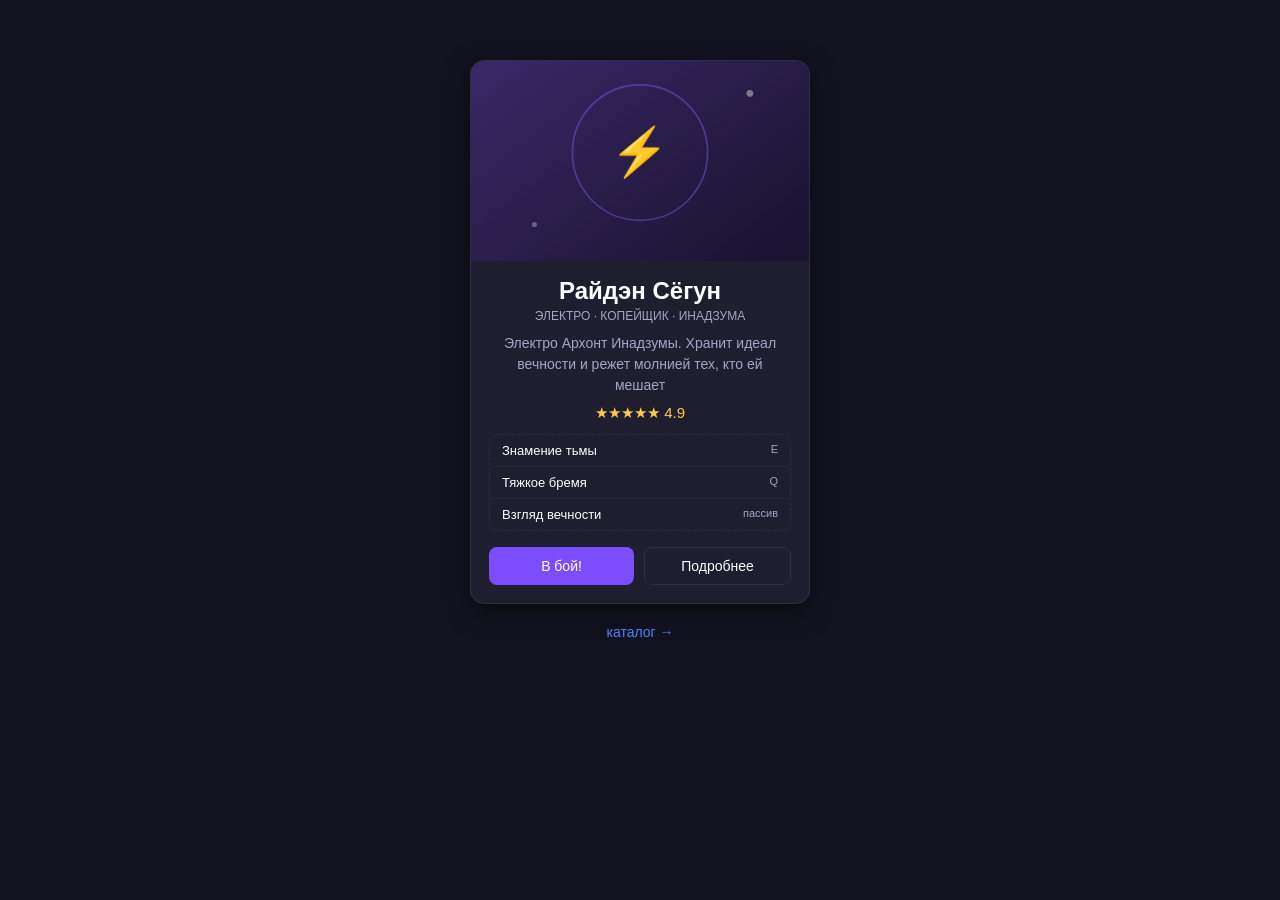
<file: index.html>
<!DOCTYPE html>
<html lang="ru">
<head>
  <meta charset="UTF-8">
  <meta name="viewport" content="width=device-width, initial-scale=1.0">
  <title>Карточка персонажа</title>
  <link rel="stylesheet" href="main.css">
</head>
<body>

  <article class="card">
    <img src="img/raiden.svg" alt="Raiden">
    <h1>Райдэн Сёгун</h1>
    <p class="role">электро · копейщик · инадзума</p>
    <p class="desc">Электро Архонт Инадзумы. Хранит идеал вечности и режет молнией тех, кто ей мешает</p>
    <p class="rating">★★★★★ 4.9</p>
    <ul class="skills">
      <li>Знамение тьмы <span>E</span></li>
      <li>Тяжкое бремя <span>Q</span></li>
      <li>Взгляд вечности <span>пассив</span></li>
    </ul>
    <div class="btns">
      <button>В бой!</button>
      <button class="btn2">Подробнее</button>
    </div>
  </article>

  <p class="back"><a href="catalog.html">каталог →</a></p>

</body>
</html>
</file>
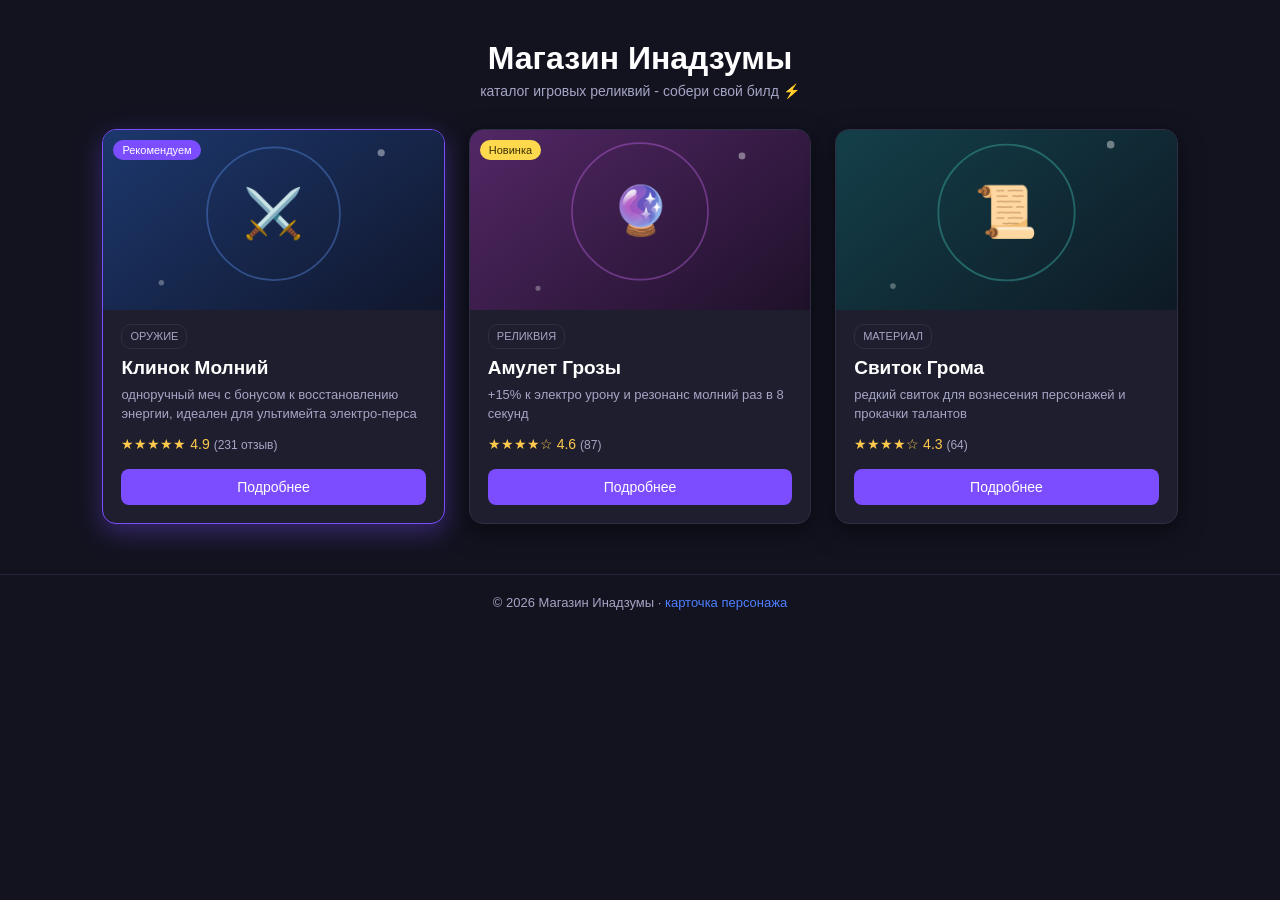
<file: catalog.html>
<!DOCTYPE html>
<html lang="ru">
<head>
  <meta charset="UTF-8">
  <meta name="viewport" content="width=device-width, initial-scale=1.0">
  <title>Каталог</title>
  <link rel="stylesheet" href="main.css">
</head>
<body>

  <header class="header">
    <h1>Магазин Инадзумы</h1>
    <p>каталог игровых реликвий - собери свой билд ⚡</p>
  </header>

  <main class="cards">

    <!-- рекомендованная карточка -->
    <article class="gcard featured">
      <span class="bage recom">Рекомендуем</span>
      <img src="img/blade.svg" alt="клинок">
      <p class="cat">оружие</p>
      <h2>Клинок Молний</h2>
      <p>одноручный меч с бонусом к восстановлению энергии, идеален для ультимейта электро-персa</p>
      <p class="rating">★★★★★ 4.9 <span>(231 отзыв)</span></p>
      <button>Подробнее</button>
    </article>

    <article class="gcard">
      <span class="bage">Новинка</span>
      <img src="img/amulet.svg" alt="амулет">
      <p class="cat">реликвия</p>
      <h2>Амулет Грозы</h2>
      <p>+15% к электро урону и резонанс молний раз в 8 секунд</p>
      <p class="rating">★★★★☆ 4.6 <span>(87)</span></p>
      <button>Подробнее</button>
    </article>

    <article class="gcard">
      <img src="img/scroll.svg" alt="свиток">
      <p class="cat">материал</p>
      <h2>Свиток Грома</h2>
      <p>редкий свиток для вознесения персонажей и прокачки талантов</p>
      <p class="rating">★★★★☆ 4.3 <span>(64)</span></p>
      <button>Подробнее</button>
    </article>

  </main>

  <footer class="footer">
    <p>© 2026 Магазин Инадзумы · <a href="index.html">карточка персонажа</a></p>
  </footer>

</body>
</html>
</file>
<file: main.css>
@charset "UTF-8";
* {
  margin: 0;
  padding: 0;
  box-sizing: border-box;
}

body {
  background-color: #131320;
  color: #ffffff;
  font-family: Arial, sans-serif;
}

img {
  display: block;
  width: 100%;
}

a {
  color: #4d7fff;
  text-decoration: none;
}

/* =============== уровень 1: карточка персонажа =============== */
.card {
  max-width: 340px;
  margin: 60px auto 20px;
  background-color: #1e1e2e;
  border: 1px solid #2e2e45;
  border-radius: 14px;
  box-shadow: 0 8px 24px rgba(0, 0, 0, 0.5);
  overflow: hidden;
  text-align: center;
  transition: transform 0.3s;
}
.card:hover {
  transform: translateY(-5px);
}
.card img {
  height: 200px;
  object-fit: cover;
}
.card h1 {
  margin-top: 16px;
  font-size: 24px;
}
.card .role {
  margin-top: 4px;
  color: #a5a5c5;
  font-size: 12px;
  text-transform: uppercase;
}
.card .desc {
  padding: 10px 20px 0;
  color: #a5a5c5;
  font-size: 14px;
  line-height: 1.5;
}
.card .rating {
  margin-top: 8px;
  color: #ffc94d;
  font-size: 15px;
}
.card .skills {
  list-style: none;
  margin: 12px 18px 0;
  border: 1px dashed #2e2e45;
  border-radius: 8px;
}
.card .skills li {
  display: flex;
  justify-content: space-between;
  gap: 8px;
  padding: 8px 12px;
  font-size: 13px;
  border-bottom: 1px solid #26263a;
}
.card .skills li span {
  color: #a5a5c5;
  font-size: 11px;
  white-space: nowrap;
}
.card .skills li:last-child {
  border-bottom: none;
}
.card .btns {
  display: flex;
  gap: 10px;
  padding: 16px 18px 18px;
}
.card .btns button {
  flex: 1;
  padding: 10px 12px;
  border: none;
  border-radius: 8px;
  background-color: #7c4dff;
  color: #fff;
  font-size: 14px;
  cursor: pointer;
}
.card .btns button:hover {
  background-color: #6a3fe0;
}
.card .btns .btn2 {
  background-color: transparent;
  border: 1px solid #2e2e45;
  color: #ffffff;
}
.card .btns .btn2:hover {
  border-color: #4d7fff;
  color: #4d7fff;
}

/* карточка персонажа: картинка, имя, описание, навыки
   и две кнопки, кнопки в flex с gap и разным hover */
.back {
  text-align: center;
  font-size: 14px;
}

.header {
  text-align: center;
  padding: 40px 10px 0;
}
.header h1 {
  font-size: 32px;
}
.header p {
  margin-top: 6px;
  color: #a5a5c5;
  font-size: 14px;
}

.cards {
  display: flex;
  flex-wrap: wrap;
  gap: 24px;
  padding: 30px 8%;
}

.gcard {
  flex: 1 1 280px;
  max-width: 360px;
  position: relative;
  background-color: #1e1e2e;
  border: 1px solid #2e2e45;
  border-radius: 14px;
  box-shadow: 0 8px 24px rgba(0, 0, 0, 0.5);
  overflow: hidden;
  transition: transform 0.3s, border-color 0.3s;
}
.gcard:hover {
  transform: translateY(-5px) scale(1.02);
  border-color: #7c4dff;
}
.gcard img {
  height: 180px;
  object-fit: cover;
}
.gcard .cat {
  display: inline-block;
  margin: 14px 18px 0;
  padding: 3px 8px;
  font-size: 11px;
  text-transform: uppercase;
  color: #a5a5c5;
  border: 1px solid #2e2e45;
  border-radius: 10px;
}
.gcard h2 {
  margin: 8px 18px 0;
  font-size: 19px;
}
.gcard p {
  margin: 6px 18px 0;
  color: #a5a5c5;
  font-size: 13px;
  line-height: 1.5;
}
.gcard .rating {
  margin-top: 10px;
  color: #ffc94d;
  font-size: 14px;
}
.gcard .rating span {
  color: #a5a5c5;
  font-size: 12px;
}
.gcard button {
  display: block;
  width: calc(100% - 36px);
  margin: 14px 18px 18px;
  padding: 10px;
  border: none;
  border-radius: 8px;
  background-color: #7c4dff;
  color: #fff;
  font-size: 14px;
  cursor: pointer;
}
.gcard button:hover {
  background-color: #4d7fff;
}

.featured {
  border-color: #7c4dff;
  box-shadow: 0 8px 24px rgba(124, 77, 255, 0.35);
}

.bage {
  position: absolute;
  top: 10px;
  left: 10px;
  padding: 4px 9px;
  border-radius: 10px;
  background-color: #ffd94d;
  color: #3a3000;
  font-size: 11px;
}

.recom {
  background-color: #7c4dff;
  color: #fff;
}

.footer {
  margin-top: 20px;
  padding: 20px;
  text-align: center;
  color: #a5a5c5;
  font-size: 13px;
  border-top: 1px solid #26263a;
}

@media (max-width: 640px) {
  .cards {
    padding: 20px 16px;
  }
  .gcard {
    flex: 1 1 100%;
  }
  .card {
    margin: 30px 12px 10px;
    max-width: none;
  }
  .header h1 {
    font-size: 26px;
  }
}

/*# sourceMappingURL=main.css.map */
</file>
